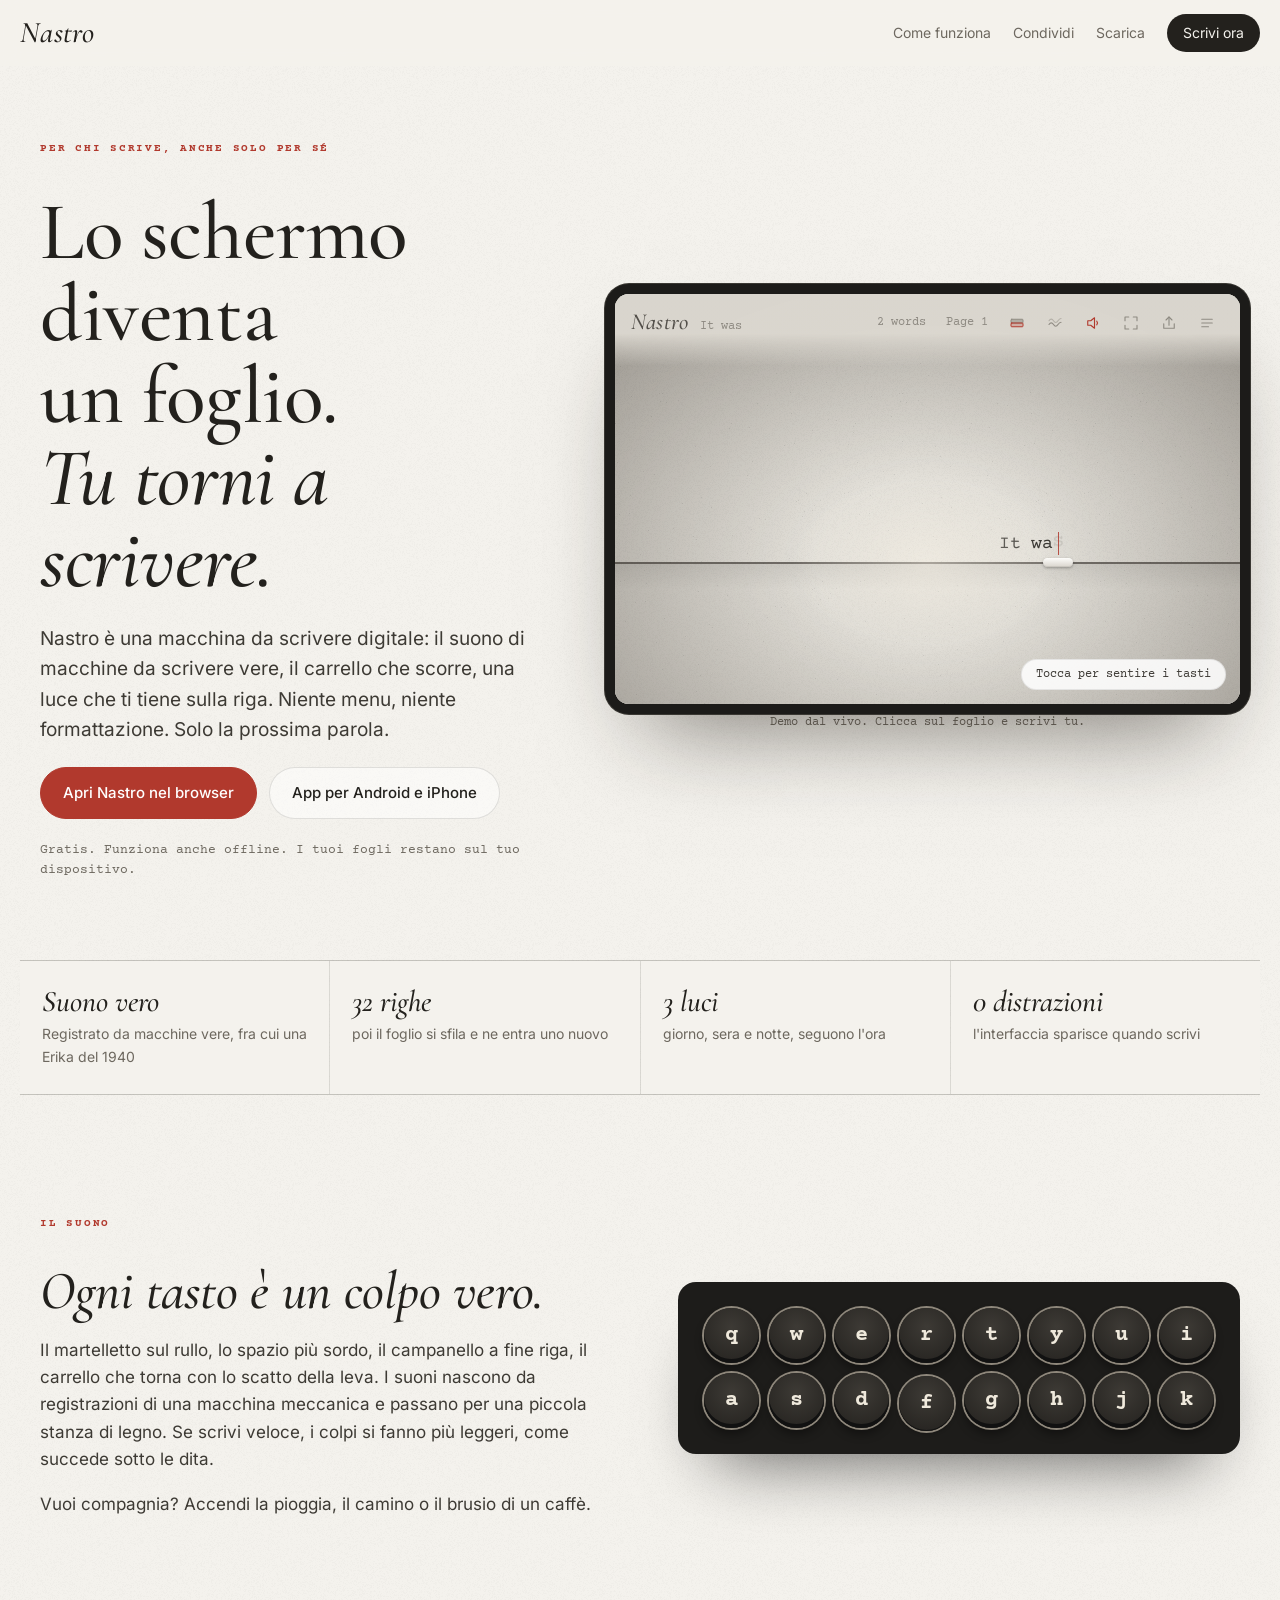
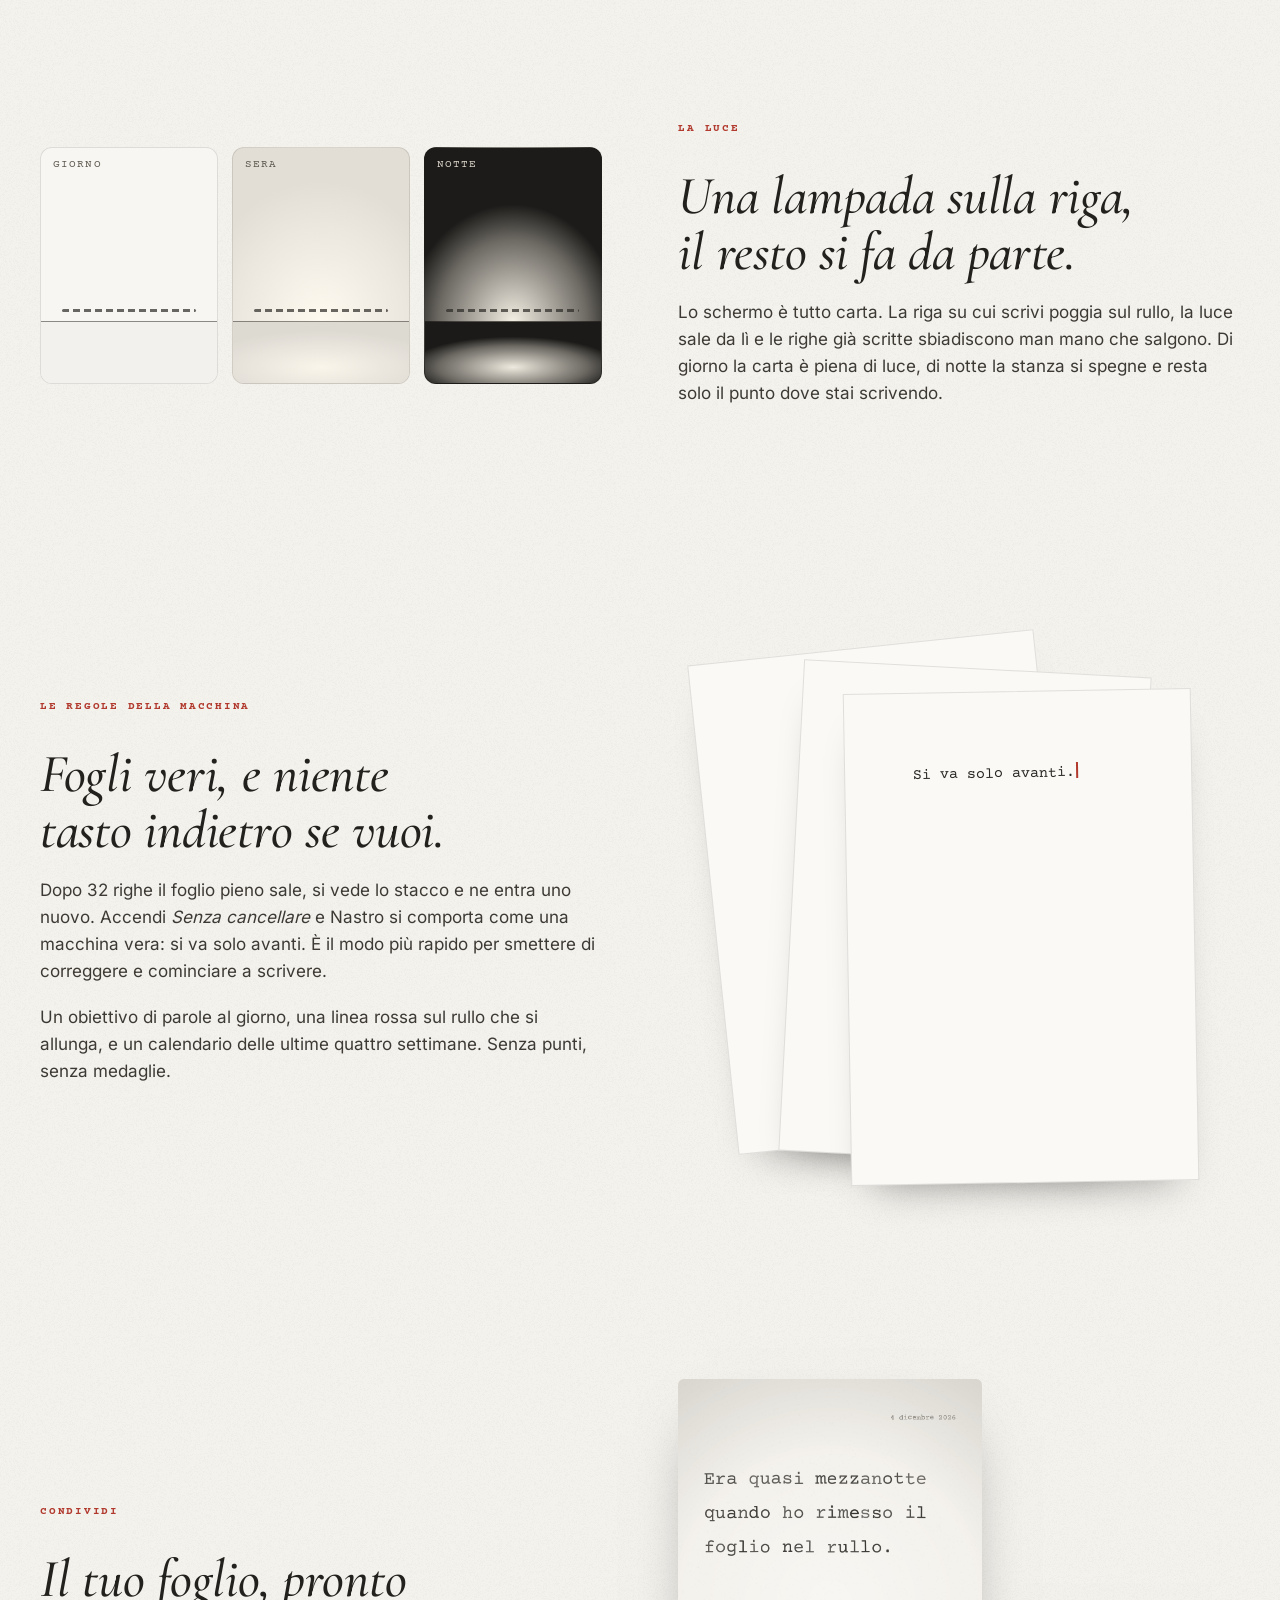
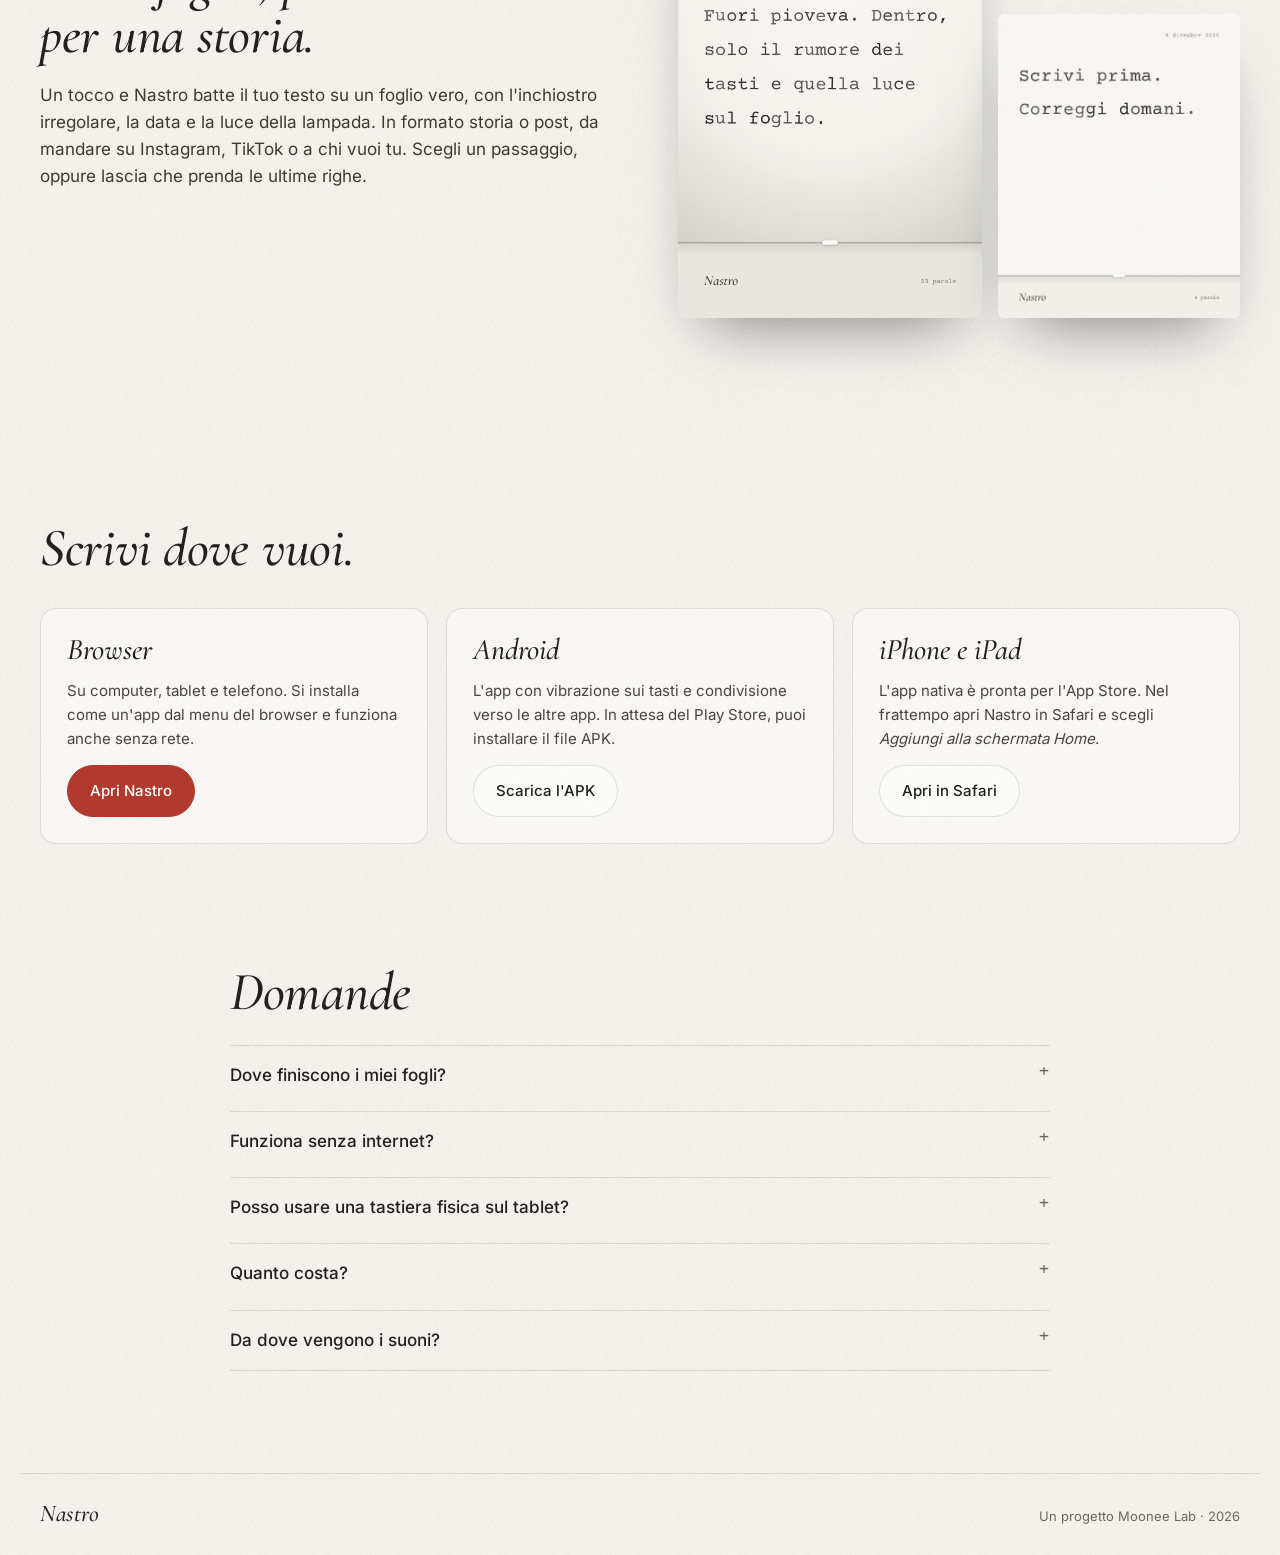
<file: index.html>
<!doctype html>
<html lang="it">
<head>
<meta charset="utf-8">
<meta name="viewport" content="width=device-width, initial-scale=1, viewport-fit=cover">
<title>Nastro — la macchina da scrivere che ti fa venire voglia di scrivere</title>
<meta name="description" content="Nastro trasforma lo schermo in un foglio sotto una lampada: suono di una macchina vera, carrello che scorre, fogli che si sfilano. Gratis su web e Android, presto su iPhone.">
<meta name="theme-color" content="#f4f2ed">
<meta property="og:title" content="Nastro">
<meta property="og:description" content="La macchina da scrivere che ti fa venire voglia di scrivere.">
<meta property="og:type" content="website">
<link rel="icon" href="./favicon.svg" type="image/svg+xml">
<link rel="icon" href="./favicon.png" type="image/png">
  <script type="module" crossorigin src="./assets/index-CYNrH3vJ.js"></script>
  <link rel="stylesheet" crossorigin href="./assets/index-DB3TzN4t.css">
</head>
<body>
<header class="top">
  <a class="logo" href="./">Nastro</a>
  <nav>
    <a href="#come">Come funziona</a>
    <a href="#condividi">Condividi</a>
    <a href="#scarica">Scarica</a>
    <a class="pill" href="./app/">Scrivi ora</a>
  </nav>
</header>

<main>
  <section class="hero">
    <div class="hero-copy">
      <p class="eyebrow">Per chi scrive, anche solo per sé</p>
      <h1>Lo schermo diventa un foglio.<br><em>Tu torni a scrivere.</em></h1>
      <p class="lead">Nastro è una macchina da scrivere digitale: il suono di macchine da scrivere vere, il carrello che scorre, una luce che ti tiene sulla riga. Niente menu, niente formattazione. Solo la prossima parola.</p>
      <div class="cta">
        <a class="btn primary" href="./app/">Apri Nastro nel browser</a>
        <a class="btn" href="#scarica">App per Android e iPhone</a>
      </div>
      <p class="fine">Gratis. Funziona anche offline. I tuoi fogli restano sul tuo dispositivo.</p>
    </div>
    <figure class="device">
      <div class="screen">
        <iframe id="demo" src="./app/?demo=1&amp;light=evening" title="Nastro, demo dal vivo" loading="eager"></iframe>
        <button class="sound-hint" id="soundHint" type="button">Tocca per sentire i tasti</button>
      </div>
      <figcaption>Demo dal vivo. Clicca sul foglio e scrivi tu.</figcaption>
    </figure>
  </section>

  <section class="strip" aria-label="In breve">
    <div><b>Suono vero</b><span>Registrato da macchine vere, fra cui una Erika del 1940</span></div>
    <div><b>32 righe</b><span>poi il foglio si sfila e ne entra uno nuovo</span></div>
    <div><b>3 luci</b><span>giorno, sera e notte, seguono l'ora</span></div>
    <div><b>0 distrazioni</b><span>l'interfaccia sparisce quando scrivi</span></div>
  </section>

  <section class="feature" id="come">
    <div class="f-text">
      <p class="eyebrow">Il suono</p>
      <h2>Ogni tasto è un colpo vero.</h2>
      <p>Il martelletto sul rullo, lo spazio più sordo, il campanello a fine riga, il carrello che torna con lo scatto della leva. I suoni nascono da registrazioni di una macchina meccanica e passano per una piccola stanza di legno. Se scrivi veloce, i colpi si fanno più leggeri, come succede sotto le dita.</p>
      <p>Vuoi compagnia? Accendi la pioggia, il camino o il brusio di un caffè.</p>
    </div>
    <div class="f-art keys" aria-hidden="true">
      <span>q</span><span>w</span><span>e</span><span>r</span><span>t</span><span>y</span><span>u</span><span>i</span>
      <span>a</span><span>s</span><span>d</span><span>f</span><span>g</span><span>h</span><span>j</span><span>k</span>
    </div>
  </section>

  <section class="feature alt">
    <div class="f-text">
      <p class="eyebrow">La luce</p>
      <h2>Una lampada sulla riga, il resto si fa da parte.</h2>
      <p>Lo schermo è tutto carta. La riga su cui scrivi poggia sul rullo, la luce sale da lì e le righe già scritte sbiadiscono man mano che salgono. Di giorno la carta è piena di luce, di notte la stanza si spegne e resta solo il punto dove stai scrivendo.</p>
    </div>
    <div class="f-art lights" aria-hidden="true">
      <div class="lamp day"><i></i><span>Giorno</span></div>
      <div class="lamp evening"><i></i><span>Sera</span></div>
      <div class="lamp night"><i></i><span>Notte</span></div>
    </div>
  </section>

  <section class="feature">
    <div class="f-text">
      <p class="eyebrow">Le regole della macchina</p>
      <h2>Fogli veri, e niente tasto indietro se vuoi.</h2>
      <p>Dopo 32 righe il foglio pieno sale, si vede lo stacco e ne entra uno nuovo. Accendi <em>Senza cancellare</em> e Nastro si comporta come una macchina vera: si va solo avanti. È il modo più rapido per smettere di correggere e cominciare a scrivere.</p>
      <p>Un obiettivo di parole al giorno, una linea rossa sul rullo che si allunga, e un calendario delle ultime quattro settimane. Senza punti, senza medaglie.</p>
    </div>
    <div class="f-art sheets" aria-hidden="true"><div class="s s1"></div><div class="s s2"></div><div class="s s3"><p>Si va solo avanti.</p></div></div>
  </section>

  <section class="share-sec" id="condividi">
    <div class="f-text">
      <p class="eyebrow">Condividi</p>
      <h2>Il tuo foglio, pronto per una storia.</h2>
      <p>Un tocco e Nastro batte il tuo testo su un foglio vero, con l'inchiostro irregolare, la data e la luce della lampada. In formato storia o post, da mandare su Instagram, TikTok o a chi vuoi tu. Scegli un passaggio, oppure lascia che prenda le ultime righe.</p>
    </div>
    <div class="share-cards">
      <img id="shareA" alt="Esempio di foglio da condividere, con la luce della lampada">
      <img id="shareB" alt="Esempio di foglio da condividere, con la luce del giorno">
    </div>
  </section>

  <section class="download" id="scarica">
    <h2>Scrivi dove vuoi.</h2>
    <div class="dl-grid">
      <article>
        <h3>Browser</h3>
        <p>Su computer, tablet e telefono. Si installa come un'app dal menu del browser e funziona anche senza rete.</p>
        <a class="btn primary" href="./app/">Apri Nastro</a>
      </article>
      <article>
        <h3>Android</h3>
        <p>L'app con vibrazione sui tasti e condivisione verso le altre app. In attesa del Play Store, puoi installare il file APK.</p>
        <a class="btn" href="./downloads/nastro.apk" download>Scarica l'APK</a>
      </article>
      <article>
        <h3>iPhone e iPad</h3>
        <p>L'app nativa è pronta per l'App Store. Nel frattempo apri Nastro in Safari e scegli <em>Aggiungi alla schermata Home</em>.</p>
        <a class="btn" href="./app/">Apri in Safari</a>
      </article>
    </div>
  </section>

  <section class="faq">
    <h2>Domande</h2>
    <details><summary>Dove finiscono i miei fogli?</summary><p>Restano sul tuo dispositivo. Nastro non ha un server e non legge quello che scrivi. Puoi copiare il testo o esportarlo in .txt quando vuoi.</p></details>
    <details><summary>Funziona senza internet?</summary><p>Sì. Dopo la prima apertura, l'app nel browser funziona anche offline. Le app per Android e iPhone sono offline da subito.</p></details>
    <details><summary>Posso usare una tastiera fisica sul tablet?</summary><p>Sì, ed è il modo migliore per usarla. Su telefono va benissimo anche la tastiera del sistema: la riga resta sempre sopra i tasti.</p></details>
    <details><summary>Quanto costa?</summary><p>Niente. Tutte le funzioni sono gratuite.</p></details>
    <details><summary>Da dove vengono i suoni?</summary><p>Da registrazioni di macchine vere: una Erika 5 del 1940 registrata dal progetto Work With Sounds (Konrad Gutkowski, Wikimedia Commons, CC BY 4.0), il tasto di una Hermes Precisa 305 registrato da Joseph Sardin (BigSoundBank, CC0) un campanello registrato da _stubb (Wikimedia Commons, CC0) e la barra spaziatrice e la leva di ritorno di una Silver registrate da moodyfingers (Freesound, CC0).</p></details>
  </section>
</main>

<footer class="foot">
  <span class="logo">Nastro</span>
  <span>Un progetto Moonee Lab · 2026</span>
</footer>
</body>
</html>
</file>
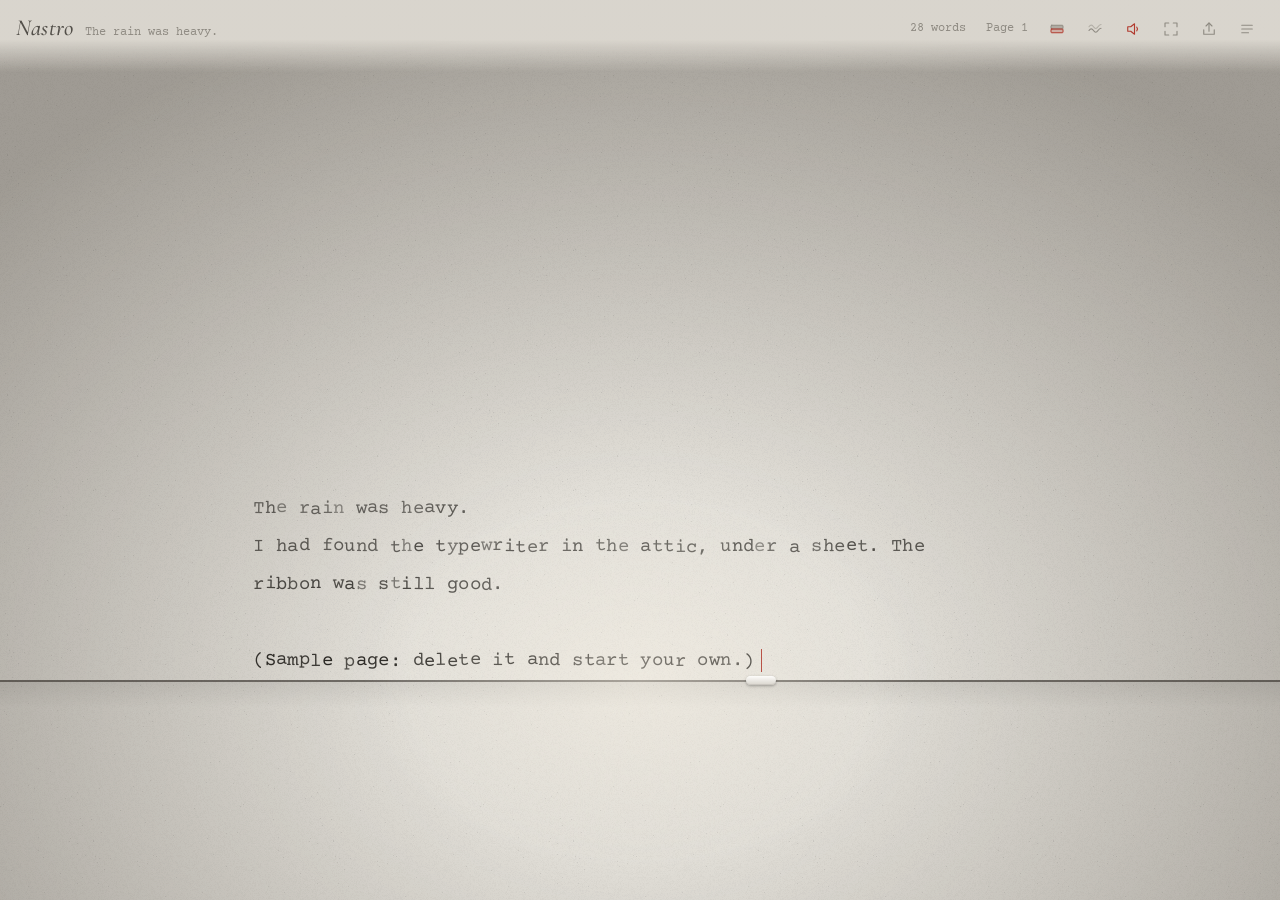
<file: app/index.html>
<!doctype html>
<html lang="it" data-light="day">
<head>
<meta charset="utf-8">
<meta name="viewport" content="width=device-width, initial-scale=1, viewport-fit=cover, interactive-widget=resizes-visual">
<title>Nastro</title>
<meta name="description" content="Una macchina da scrivere che ti fa venire voglia di scrivere.">
<meta name="theme-color" content="#f7f6f2">
<meta name="apple-mobile-web-app-capable" content="yes">
<meta name="apple-mobile-web-app-status-bar-style" content="black-translucent">
<link rel="manifest" href="./manifest.webmanifest">
<link rel="icon" href="./icons/icon.svg" type="image/svg+xml">
<link rel="apple-touch-icon" href="./icons/icon-180.png">
  <script type="module" crossorigin src="./assets/index-4-Ep5OQy.js"></script>
  <link rel="stylesheet" crossorigin href="./assets/index-DzKybwij.css">
</head>
<body>
<div class="bar" id="bar">
  <div class="brand"><b>Nastro</b><span id="sheetName"></span></div>
  <span class="meta" id="count"></span>
  <span class="meta hide-sm" id="pageNo"></span>
  <button class="icon ribbon" id="ribbonBtn" data-t-aria="ribbon" aria-pressed="false"><svg viewBox="0 0 24 24"><rect class="rb-top" x="4" y="7" width="16" height="5" rx="1"/><rect class="rb-red" x="4" y="12" width="16" height="5" rx="1"/></svg></button>
  <button class="icon" id="ambBtn" data-t-aria="ambience"><svg viewBox="0 0 24 24"><path d="M4 14c2-3 4-3 6 0s4 3 6 0 4-3 4-3"/><path d="M4 9c2-3 4-3 6 0s4 3 6 0 4-3 4-3" opacity=".5"/></svg></button>
  <button class="icon" id="soundBtn" data-t-aria="keys" aria-pressed="true"><svg viewBox="0 0 24 24"><path d="M5 9v6h4l5 4V5L9 9H5z"/><path d="M17 9.5a4 4 0 0 1 0 5" id="soundWave"/></svg></button>
  <button class="icon hide-sm" id="fsBtn" data-t-aria="fullscreen"><svg viewBox="0 0 24 24"><path d="M4 9V4h5M20 9V4h-5M4 15v5h5M20 15v5h-5"/></svg></button>
  <button class="icon" id="shareBtn" data-t-aria="share"><svg viewBox="0 0 24 24"><path d="M12 4v11"/><path d="M8 8l4-4 4 4"/><path d="M5 13v6h14v-6"/></svg></button>
  <button class="icon" id="menuBtn" data-t-aria="menu"><svg viewBox="0 0 24 24"><path d="M5 7h14M5 12h14M5 17h9"/></svg></button>
</div>

<div class="stage" id="stage"><div class="rig" id="rig"><div class="paper" id="paper"><div id="sheets"></div><div id="type"></div></div></div></div>
<div class="light" id="light"></div>
<div class="platen" id="platen"><div class="goalbar" id="goalbar"></div></div>
<div class="guide" id="guide"><div class="caret" id="caret"></div><div class="pin"></div></div>
<div class="hint" id="hint" data-t="start"></div>

<textarea id="ta" spellcheck="false" autocapitalize="sentences" autocomplete="off" autocorrect="off" aria-label="Nastro"></textarea>

<aside class="drawer" id="drawer" aria-label="Nastro">
  <div class="tabs" role="tablist">
    <button role="tab" data-tab="sheets" aria-selected="true" data-t="sheets"></button>
    <button role="tab" data-tab="writing" aria-selected="false" data-t="writing"></button>
    <button role="tab" data-tab="machine" aria-selected="false" data-t="machine"></button>
  </div>

  <section class="pane" data-pane="sheets">
    <div class="pane-head"><button class="back" id="deskBack" data-t="backToDesk" hidden></button></div>
    <h2 id="sheetsTitle" data-t="yourSheets"></h2>
    <input class="title-input" id="folderName" data-t-ph="folderName" autocomplete="off" maxlength="60" hidden>
    <p class="folder-meta" id="folderMeta" hidden></p>
    <div class="row"><button id="newBtn" data-t="newSheet"></button><button id="newFolderBtn" data-t="newFolder"></button><button id="modeBtn" data-t="wholeSheet"></button></div>
    <form class="folder-form" id="folderForm" hidden>
      <input class="search" id="ffName" data-t-ph="folderName" autocomplete="off" maxlength="60">
      <div class="seg" id="segKind">
        <button type="button" data-v="novel" data-t="kind_novel"></button><button type="button" data-v="story" data-t="kind_story"></button>
        <button type="button" data-v="tales" data-t="kind_tales"></button><button type="button" data-v="diary" data-t="kind_diary"></button>
        <button type="button" data-v="other" data-t="kind_other"></button>
      </div>
      <div class="row"><button type="submit" class="primary" data-t="create"></button><button type="button" id="ffCancel" data-t="cancel"></button></div>
    </form>
    <input class="search" id="search" type="search" data-t-ph="search" autocomplete="off">
    <ul class="folders" id="folders"></ul>
    <h3 id="looseTitle" data-t="looseSheets" hidden></h3>
    <ul class="list" id="list"></ul>
    <p id="noResults" hidden data-t="noResults"></p>
    <p id="emptyFolder" hidden data-t="emptyFolder"></p>
    <div class="row" id="folderActions" hidden><button id="exportFolderBtn" data-t="exportFolder"></button><button id="delFolderBtn" data-t="delFolder"></button></div>
    <div class="row"><button id="copyBtn" data-t="copyText"></button><button id="exportBtn" data-t="exportTxt"></button><button id="importBtn" data-t="importTxt"></button><button id="backupBtn" data-t="backup"></button></div>
    <input type="file" id="importFile" accept=".txt,.md,.text,.json,text/plain,text/markdown,application/json" multiple hidden>
    <p data-t="storage"></p>
    <p class="backup-info" id="backupInfo"></p>
  </section>

  <section class="pane" data-pane="writing" hidden>
    <h2 data-t="writing"></h2>
    <div class="stats">
      <div class="stat"><b id="stToday">0</b><span data-t="today"></span></div>
      <div class="stat"><b id="stStreak">0</b><span data-t="streak"></span></div>
      <div class="stat"><b id="stTotal">0</b><span data-t="total"></span></div>
    </div>
    <h3 data-t="last4"></h3>
    <div class="cal" id="cal"></div>
    <h3 data-t="goal"></h3>
    <div class="row" style="align-items:center"><input class="goal-input" id="goalInput" type="number" min="0" max="20000" step="50" inputmode="numeric"><span id="goalUnit"></span></div>
    <p data-t="goalHelp"></p>
    <label class="opt"><input type="checkbox" id="optNoDelete"> <span data-t="noDelete"></span><small data-t="noDeleteHelp"></small></label>
  </section>

  <section class="pane" data-pane="machine" hidden>
    <h2 data-t="machine"></h2>
    <h3 data-t="light"></h3>
    <div class="seg" id="segLight">
      <button data-v="auto" data-t="lightAuto"></button><button data-v="day" data-t="lightDay"></button>
      <button data-v="evening" data-t="lightEvening"></button><button data-v="night" data-t="lightNight"></button>
    </div>
    <h3 data-t="sounds"></h3>
    <label class="slider"><span data-t="keys"></span><input type="range" id="volKeys" min="0" max="1" step="0.05"></label>
    <div class="seg" id="segAmb">
      <button data-v="none" data-t="ambNone"></button><button data-v="rain" data-t="ambRain"></button>
      <button data-v="fire" data-t="ambFire"></button><button data-v="cafe" data-t="ambCafe"></button>
    </div>
    <label class="slider"><span data-t="ambience"></span><input type="range" id="volAmb" min="0" max="1" step="0.05"></label>
    <h3 data-t="font"></h3>
    <div class="seg" id="segFont"><button data-v="courier" data-t="fontCourier"></button><button data-v="elite" data-t="fontElite"></button></div>
    <label class="opt"><input type="checkbox" id="optCarriage"> <span data-t="carriage"></span><small data-t="carriageHelp"></small></label>
    <label class="opt"><input type="checkbox" id="optVibe"> <span data-t="vibe"></span><small data-t="vibeHelp"></small></label>
    <h3 data-t="lang"></h3>
    <div class="seg" id="segLang"><button data-v="auto" data-t="langAuto"></button><button data-v="it">Italiano</button><button data-v="en">English</button></div>
    <p class="credits" data-t="credits"></p>
  </section>
</aside>
<div class="scrim" id="scrim" hidden></div>

<div class="share" id="share" hidden role="dialog" aria-modal="true" aria-labelledby="shareTitle">
  <div class="share-box">
    <div class="share-prev"><img id="shareImg" alt=""></div>
    <div class="share-side">
      <div><h2 id="shareTitle" data-t="shareTitle"></h2><p id="shareInfo"></p></div>
      <div class="seg-label" data-t="format"></div>
      <div class="seg" id="segFmt"><button data-v="story" aria-pressed="true" data-t="story"></button><button data-v="post" aria-pressed="false" data-t="post"></button></div>
      <div class="seg-label" data-t="lightLabel"></div>
      <div class="seg" id="segLook"><button data-v="lamp" aria-pressed="true" data-t="lamp"></button><button data-v="day" aria-pressed="false" data-t="day"></button></div>
      <p data-t="shareHint"></p>
      <div class="share-actions">
        <button class="primary" id="shareSave" data-t="saveImage"></button>
        <button id="shareCopy" data-t="copyImage"></button>
        <button id="shareClose" data-t="close"></button>
      </div>
    </div>
  </div>
</div>
<div class="toast" id="toast" hidden role="status"></div>

</body>
</html>
</file>
<file: assets/index-DB3TzN4t.css>
@font-face{font-family:Inter;font-style:normal;font-display:swap;font-weight:400;src:url(./inter-latin-400-normal-C38fXH4l.woff2) format("woff2"),url(./inter-latin-400-normal-CyCys3Eg.woff) format("woff")}@font-face{font-family:Inter;font-style:normal;font-display:swap;font-weight:500;src:url(./inter-latin-500-normal-Cerq10X2.woff2) format("woff2"),url(./inter-latin-500-normal-BL9OpVg8.woff) format("woff")}@font-face{font-family:Courier Prime;font-style:normal;font-display:swap;font-weight:400;src:url(./courier-prime-latin-400-normal-BbyBr73r.woff2) format("woff2"),url(./courier-prime-latin-400-normal-BAlbUm6l.woff) format("woff")}@font-face{font-family:Courier Prime;font-style:normal;font-display:swap;font-weight:700;src:url(./courier-prime-latin-700-normal-D1YCjmaD.woff2) format("woff2"),url(./courier-prime-latin-700-normal-CVvp4Sof.woff) format("woff")}@font-face{font-family:Cormorant Garamond;font-style:normal;font-display:swap;font-weight:500;src:url(./cormorant-garamond-latin-500-normal-BsRWmXhO.woff2) format("woff2"),url(./cormorant-garamond-latin-500-normal-zIXX3Q-H.woff) format("woff")}@font-face{font-family:Cormorant Garamond;font-style:italic;font-display:swap;font-weight:500;src:url(./cormorant-garamond-latin-500-italic-Y14P-dkT.woff2) format("woff2"),url(./cormorant-garamond-latin-500-italic-DhNIfkTX.woff) format("woff")}:root{--paper: #f4f2ed;--paper-2: #ebe8e1;--ink: #23211d;--muted: #6d685f;--ribbon: #b1392d;--line: rgba(35, 33, 29, .12);--night: #151412;--display: "Cormorant Garamond", "Iowan Old Style", Georgia, serif;--body: "Inter", system-ui, -apple-system, "Segoe UI", sans-serif;--mono: "Courier Prime", "Courier New", monospace;color-scheme:light}*{box-sizing:border-box}html{scroll-behavior:smooth}body{margin:0;background:var(--paper);color:var(--ink);font:17px/1.6 var(--body);background-image:var(--grain, none);background-size:240px;-webkit-font-smoothing:antialiased}a{color:inherit}img{max-width:100%;display:block}.wrap,main>section,.top,.foot{padding-left:max(20px,env(safe-area-inset-left,0px));padding-right:max(20px,env(safe-area-inset-right,0px))}.top{position:sticky;top:env(safe-area-inset-top,0px);z-index:10;display:flex;align-items:center;justify-content:space-between;gap:16px;padding-block:14px;max-width:none;margin:0;background:color-mix(in srgb,var(--paper) 90%,transparent);-webkit-backdrop-filter:blur(10px);backdrop-filter:blur(10px)}body:before{content:"";position:fixed;inset:0 0 auto;height:env(safe-area-inset-top,0px);z-index:11;background:var(--paper)}.logo{font:italic 500 30px/1 var(--display);text-decoration:none;letter-spacing:.01em}.top nav{display:flex;align-items:center;gap:22px;font-size:14px}.top nav a{text-decoration:none;color:var(--muted)}.top nav a:hover{color:var(--ink)}.top nav .pill{color:var(--paper);background:var(--ink);padding:8px 16px;border-radius:999px}.top nav .pill:hover{color:var(--paper);background:#000}@media(max-width:720px){.top nav a:not(.pill){display:none}}main>section{max-width:1240px;margin:0 auto}.eyebrow{font:700 11px/1 var(--mono);letter-spacing:.16em;text-transform:uppercase;color:var(--ribbon);margin:0 0 16px}h1,h2{font-family:var(--display);font-weight:500;letter-spacing:-.005em;text-wrap:balance;margin:0}h1{font-size:clamp(44px,6.4vw,86px);line-height:1;font-style:normal}h1 em,h2 em{font-style:italic}h2{font-size:clamp(34px,4.2vw,56px);line-height:1.05;font-style:italic}p{margin:0}.hero{display:grid;grid-template-columns:minmax(0,.9fr) minmax(0,1.1fr);gap:clamp(28px,5vw,72px);align-items:center;padding-block:clamp(28px,6vw,80px) 40px}.hero-copy{display:flex;flex-direction:column;gap:22px;min-width:0}.lead{font-size:19px;color:#3d3a34;max-width:34em}.cta{display:flex;flex-wrap:wrap;gap:12px}.btn{display:inline-flex;align-items:center;justify-content:center;text-decoration:none;font-size:15px;font-weight:500;padding:13px 22px;border-radius:999px;border:1px solid var(--line);background:#ffffff80;transition:transform .15s,background .2s}.btn:hover{background:#fff;transform:translateY(-1px)}.btn.primary{background:var(--ribbon);border-color:var(--ribbon);color:#fff}.btn.primary:hover{background:#9c3026}.fine{font:13px/1.5 var(--mono);color:var(--muted)}.device{margin:0;min-width:0;display:flex;flex-direction:column;gap:12px}.screen{position:relative;aspect-ratio:16 / 10.5;width:100%;max-width:100%;border-radius:14px;overflow:hidden;background:var(--night);box-shadow:0 0 0 10px #1c1b19,0 0 0 11px #3a3833,0 50px 90px -30px #1e18108c}.screen iframe{position:absolute;inset:0;width:100%;height:100%;border:0}.sound-hint{position:absolute;right:14px;bottom:14px;font:12px var(--mono);color:#3b3833;background:#ffffffdb;border:1px solid rgba(0,0,0,.08);border-radius:999px;padding:8px 14px;cursor:pointer;transition:opacity .4s}.device figcaption{font:12px var(--mono);color:var(--muted);text-align:center}@media(max-width:900px){.hero{grid-template-columns:1fr}.screen{aspect-ratio:4 / 5}}.strip{display:grid;grid-template-columns:repeat(4,1fr);gap:1px;background:var(--line);border-block:1px solid var(--line);margin-block:40px 20px;padding:0!important}.strip div{background:var(--paper);padding:26px 22px;display:flex;flex-direction:column;gap:6px}.strip b{font:italic 500 30px/1 var(--display)}.strip span{font-size:14px;color:var(--muted)}@media(max-width:760px){.strip{grid-template-columns:repeat(2,1fr)}}.feature,.share-sec{display:grid;grid-template-columns:minmax(0,1fr) minmax(0,1fr);gap:clamp(28px,6vw,90px);align-items:center;padding-block:clamp(48px,8vw,110px)}.feature.alt .f-text{order:2}.f-text{display:flex;flex-direction:column;gap:18px;max-width:34em;min-width:0}.f-text p:not(.eyebrow){color:#3d3a34}@media(max-width:860px){.feature,.share-sec{grid-template-columns:1fr}.feature.alt .f-text{order:0}}.f-art{min-width:0}.keys{display:grid;grid-template-columns:repeat(8,1fr);gap:10px;padding:26px;background:#1d1c1a;border-radius:18px;box-shadow:0 40px 70px -35px #0009}.keys span{aspect-ratio:1;border-radius:50%;display:grid;place-items:center;font:600 clamp(14px,2vw,22px) var(--mono);color:#efe9dc;background:radial-gradient(circle at 50% 35%,#3d3a35,#22201d);box-shadow:inset 0 -4px #111,0 0 0 2px #8e877b,0 6px 10px #0006;transition:transform .08s}.keys span.down{transform:translateY(3px);box-shadow:inset 0 -1px #111,0 0 0 2px #8e877b,0 2px 4px #0006}.lights{display:grid;grid-template-columns:repeat(3,1fr);gap:14px}.lamp{aspect-ratio:3 / 4;border-radius:12px;position:relative;overflow:hidden;border:1px solid var(--line)}.lamp i{position:absolute;left:12%;right:12%;bottom:30%;height:3px;border-radius:2px;background:repeating-linear-gradient(90deg,#2a2824 0 7px,transparent 7px 11px);opacity:.7}.lamp:after{content:"";position:absolute;left:0;right:0;bottom:0;height:26%;border-top:1.5px solid rgba(40,37,32,.5);background:inherit;filter:brightness(.98)}.lamp span{position:absolute;left:12px;top:10px;font:11px var(--mono);letter-spacing:.1em;text-transform:uppercase;color:#5e594f;z-index:1}.lamp.day{background:#f7f6f2}.lamp.evening{background:radial-gradient(ellipse 70% 60% at 50% 74%,#fffaf0,#e2ded6)}.lamp.night{background:radial-gradient(ellipse 60% 50% at 50% 74%,#f4efe4,#6d6a64 70%,#1c1b19)}.lamp.night span{color:#d9d3c8}.sheets{position:relative;aspect-ratio:1}.sheets .s{position:absolute;width:62%;aspect-ratio:210 / 297;background:#faf9f6;border:1px solid var(--line);box-shadow:0 24px 40px -24px #00000059}.s1{left:6%;top:6%;transform:rotate(-6deg)}.s2{left:20%;top:10%;transform:rotate(3deg)}.s3{left:30%;top:14%;transform:rotate(-1deg);padding:12%}.s3 p{font:15px/2 var(--mono);color:#2a2824}.s3 p:after{content:"";display:inline-block;width:1.5px;height:1.1em;background:var(--ribbon);vertical-align:-2px;margin-left:2px;animation:blink 1.1s steps(1) infinite}@keyframes blink{50%{opacity:0}}.share-cards{display:grid;grid-template-columns:1fr .8fr;gap:16px;align-items:end;min-width:0}.share-cards img{width:100%;border-radius:6px;box-shadow:0 30px 60px -28px #00000080;background:var(--paper-2);aspect-ratio:9 / 16;object-fit:cover}.share-cards img+img{aspect-ratio:4 / 5}.download{padding-block:clamp(48px,8vw,100px);display:flex;flex-direction:column;gap:32px}.dl-grid{display:grid;grid-template-columns:repeat(3,1fr);gap:18px}.dl-grid article{border:1px solid var(--line);border-radius:16px;padding:26px;display:flex;flex-direction:column;gap:14px;background:#fff6}.dl-grid h3{margin:0;font:italic 500 30px/1 var(--display)}.dl-grid p{color:#4a463f;font-size:15px;flex:1}.dl-grid .btn{align-self:flex-start}@media(max-width:860px){.dl-grid{grid-template-columns:1fr}}.faq{padding-block:20px clamp(60px,8vw,110px);max-width:860px!important;display:flex;flex-direction:column;gap:6px}.faq h2{margin-bottom:18px}.faq details{border-top:1px solid var(--line);padding:16px 0}.faq details:last-child{border-bottom:1px solid var(--line)}.faq summary{cursor:pointer;font-weight:500;list-style:none;display:flex;justify-content:space-between;gap:12px}.faq summary:after{content:"+";font:20px/1 var(--mono);color:var(--muted)}.faq details[open] summary:after{content:"–"}.faq details p{margin-top:10px;color:#4a463f}.foot{max-width:1240px;margin:0 auto;display:flex;justify-content:space-between;align-items:baseline;padding-block:28px calc(28px + env(safe-area-inset-bottom,0px));border-top:1px solid var(--line);color:var(--muted);font-size:13px}.foot .logo{font-size:24px;color:var(--ink)}:focus-visible{outline:2px solid var(--ribbon);outline-offset:3px}@media(prefers-reduced-motion:reduce){html{scroll-behavior:auto}.s3 p:after{animation:none}.keys span{transition:none}}
</file>
<file: app/assets/index-DzKybwij.css>
@font-face{font-family:Courier Prime;font-style:normal;font-display:swap;font-weight:400;src:url(./courier-prime-latin-400-normal-BbyBr73r.woff2) format("woff2"),url(./courier-prime-latin-400-normal-BAlbUm6l.woff) format("woff")}@font-face{font-family:Courier Prime;font-style:normal;font-display:swap;font-weight:700;src:url(./courier-prime-latin-700-normal-D1YCjmaD.woff2) format("woff2"),url(./courier-prime-latin-700-normal-CVvp4Sof.woff) format("woff")}@font-face{font-family:Special Elite;font-style:normal;font-display:swap;font-weight:400;src:url(./special-elite-latin-400-normal-YjDd9tmf.woff2) format("woff2"),url(./special-elite-latin-400-normal-BtSRmyJ6.woff) format("woff")}@font-face{font-family:Cormorant Garamond;font-style:italic;font-display:swap;font-weight:500;src:url(./cormorant-garamond-latin-500-italic-Y14P-dkT.woff2) format("woff2"),url(./cormorant-garamond-latin-500-italic-DhNIfkTX.woff) format("woff")}:root{--cw: 11.4px;--typeface: "Courier Prime", "Courier New", ui-monospace, monospace;--mono: "Courier Prime", "Courier New", ui-monospace, monospace;--script: "Cormorant Garamond", "Iowan Old Style", Georgia, serif;--ribbon: #b1392d;--ink-red: #a3352a;--room: #e2e0da;--paper: #eeece7;--paper-2: #ebe9e3;--ink: #2a2824;--glow: rgba(255, 251, 242, 0);--glow-w: 30%;--glow-h: 30%;--shade: rgba(30, 26, 20, .1);--platen: rgba(40, 37, 32, .55);--chrome: #3b3833;--ui: #8e8a82;--panel: #fbfaf8;--panel-ink: #2e2b27;--line: rgba(40, 37, 32, .11);--soft: rgba(40, 37, 32, .05);--bar-bg: rgba(238, 236, 231, .94);color-scheme:light}:root[data-light=evening]{--room: #d3cfc7;--paper: #e3e0d9;--paper-2: #e0ddd6;--glow: rgba(255, 248, 235, .4);--shade: rgba(40, 33, 25, .36);--platen: rgba(40, 36, 30, .6);--bar-bg: rgba(220, 216, 208, .94)}:root[data-light=night]{--room: #121110;--paper: #bfbbb2;--paper-2: #c4c0b8;--ink: #23211d;--glow: rgba(255, 248, 236, .5);--glow-w: 26%;--glow-h: 22%;--shade: rgba(10, 9, 7, .78);--platen: rgba(20, 18, 15, .7);--chrome: #e9e4da;--ui: #a49e94;--panel: #1b1a18;--panel-ink: #ece7dd;--line: rgba(236, 231, 221, .12);--soft: rgba(236, 231, 221, .06);--bar-bg: rgba(18, 17, 16, .9);color-scheme:dark}*{box-sizing:border-box}[hidden]{display:none!important}html,body{height:100%;margin:0}body{background:var(--room);color:var(--ui);font:13px/1.45 var(--mono);overflow:hidden;overscroll-behavior:none;-webkit-tap-highlight-color:transparent;-webkit-user-select:none;user-select:none}.bar{position:fixed;inset:0 0 auto;z-index:20;display:flex;align-items:center;gap:4px;padding-top:calc(12px + env(safe-area-inset-top,0px));padding-bottom:8px;padding-left:max(16px,env(safe-area-inset-left,0px));padding-right:max(16px,env(safe-area-inset-right,0px));transition:opacity .9s ease}body.typing .bar{opacity:0;pointer-events:none}.bar:before{content:"";position:absolute;inset:0 0 -18px;z-index:-1;pointer-events:none;background:linear-gradient(var(--bar-bg) 55%,transparent)}.brand{margin-right:auto;display:flex;align-items:baseline;gap:12px;min-width:0}.brand b{font:italic 500 23px/1 var(--script);color:var(--chrome);opacity:.85;letter-spacing:.01em}.brand span{font-size:12px;white-space:nowrap;overflow:hidden;text-overflow:ellipsis;color:var(--ui)}.meta{font-size:12px;font-variant-numeric:tabular-nums;white-space:nowrap;padding:0 8px;color:var(--ui)}button{font:inherit;font-size:12px;color:var(--ui);background:transparent;border:1px solid transparent;border-radius:999px;padding:7px 12px;cursor:pointer;white-space:nowrap;touch-action:manipulation;transition:color .2s,background .2s,border-color .2s;-webkit-user-select:none;user-select:none}button:hover{color:var(--chrome);background:var(--soft);border-color:var(--line)}button:focus-visible,input:focus-visible,select:focus-visible{outline:2px solid var(--ribbon);outline-offset:2px}button[aria-pressed=true]{color:var(--ribbon)}.icon{display:inline-grid;place-items:center;width:34px;height:34px;padding:0}.icon svg{width:18px;height:18px;stroke:currentColor;fill:none;stroke-width:1.5;stroke-linecap:round;stroke-linejoin:round}.stage{position:fixed;inset:0;overflow:hidden;cursor:text;touch-action:none}.rig.feed{animation:feed .85s cubic-bezier(.2,.75,.2,1)}@keyframes feed{0%{transform:translateY(85vh)}}.paper{position:absolute;left:0;top:0;will-change:transform}.sheetbg{position:absolute;left:0;right:0;background-color:var(--paper);background-image:var(--grain, none);background-size:240px 240px;box-shadow:0 0 0 1px #00000006,0 30px 60px -28px #00000047}.paper.slide{transition:transform 85ms cubic-bezier(.4,0,.2,1)}.paper.ret{transition:transform .74s cubic-bezier(.3,.75,.25,1)}.paper.calm{transition:transform .4s ease}.paper.none{transition:none}#type.bump{animation:bump .1s ease-out}@keyframes bump{35%{transform:translateY(.7px)}}.ln{position:absolute;white-space:pre;font-family:var(--typeface);color:var(--ink);transition:opacity .6s ease}.ln i{display:inline-block;width:var(--cw);font-style:normal;text-align:center;transform:translateY(var(--y, 0)) rotate(var(--r, 0deg));opacity:var(--o, 1)}.ln i.hit{animation:hit .16s ease-out}.ln i.r{color:var(--ink-red)}.icon.ribbon svg rect{stroke:currentColor;stroke-width:1.3}.icon.ribbon .rb-top{fill:currentColor;fill-opacity:.55}.icon.ribbon .rb-red{fill:var(--ribbon);fill-opacity:.25;stroke:var(--ribbon)}.icon.ribbon[aria-pressed=true] .rb-top{fill-opacity:.12}.icon.ribbon[aria-pressed=true] .rb-red{fill-opacity:.9}body.ribbon-red .guide .caret{width:2px;opacity:1}@keyframes hit{0%{transform:translateY(calc(var(--y, 0px) - 2px)) rotate(var(--r, 0deg)) scale(1.18);opacity:.12;filter:blur(.6px)}}.light{position:fixed;inset:0;pointer-events:none;z-index:5}.light:before,.light:after{content:"";position:absolute;inset:0}.light:before{background:radial-gradient(ellipse var(--glow-w) var(--glow-h) at 50% var(--ly, 76%),var(--glow),transparent 72%);mix-blend-mode:screen;animation:breathe 7s ease-in-out infinite}.light:after{background:radial-gradient(ellipse 70% 78% at 50% var(--ly, 76%),transparent 26%,var(--shade) 100%)}@keyframes breathe{50%{opacity:.9}}.platen{position:fixed;left:0;right:0;bottom:0;z-index:4;pointer-events:none;background-color:var(--paper-2);background-image:var(--grain, none);background-size:240px 240px}.platen:before{content:"";position:absolute;left:0;right:0;top:0;height:1.5px;background:var(--platen)}.platen:after{content:"";position:absolute;left:0;right:0;top:1.5px;height:26px;background:linear-gradient(rgba(0,0,0,.07),transparent)}.goalbar{position:absolute;left:0;top:0;height:1.5px;background:var(--ribbon);width:0;transition:width .8s ease,opacity .6s;opacity:.85}.guide{position:fixed;left:0;top:0;z-index:7;pointer-events:none;transition:transform 85ms cubic-bezier(.4,0,.2,1)}.guide .pin{position:absolute;left:-15px;top:-4px;width:30px;height:9px;border-radius:6px;background:linear-gradient(#fdfcfa,#d9d5cd);box-shadow:0 1px 3px #0000004d,inset 0 -1px #00000014}.guide .caret{position:absolute;left:-.5px;width:1.5px;background:var(--ribbon);opacity:.85;animation:blink 1.1s steps(1) infinite}body.typing .guide .caret{animation:none}@keyframes blink{50%{opacity:0}}.guide.ring .pin{animation:ring .45s ease-out}.guide.shake .pin{animation:ring .3s ease-out}@keyframes ring{25%{transform:translate(-2px)}50%{transform:translate(2px)}75%{transform:translate(-1px)}}.hint{position:fixed;left:50%;z-index:8;transform:translate(-50%,-100%);pointer-events:none;font:italic 500 24px/1.2 var(--script);color:var(--ink);opacity:.42;transition:opacity 1.2s;white-space:nowrap}.hint.gone{opacity:0}:root[data-light=night] .hint{color:#f0ebe0;opacity:.5}:root[data-light=night] .hint.gone{opacity:0}#ta{position:fixed;left:50%;top:76%;width:2px;height:2px;opacity:0;z-index:1;font-size:16px;resize:none;border:0;padding:0;caret-color:transparent;background:transparent;-webkit-user-select:text;user-select:text}body.sheet .stage,body.sheet .light,body.sheet .platen,body.sheet .guide,body.sheet .hint{display:none}body.sheet{overflow:auto}body.sheet #ta{position:static;display:block;opacity:1;width:min(68ch,calc(100% - 24px));height:auto;min-height:calc(100% - 120px);margin:calc(70px + env(safe-area-inset-top,0px)) auto 48px;padding:56px max(20px,7ch);font-family:var(--typeface);font-size:17px;line-height:1.8;color:var(--ink);background-color:var(--paper);background-image:var(--grain, none);background-size:240px 240px;caret-color:var(--ribbon);box-shadow:0 30px 60px -24px #00000047;border-radius:2px;outline:none}body.sheet .bar{opacity:1;pointer-events:auto;background:var(--room)}.drawer{position:fixed;inset:0 0 0 auto;z-index:30;width:min(380px,92vw);background:var(--panel);color:var(--panel-ink);border-left:1px solid var(--line);transform:translate(102%);transition:transform .38s cubic-bezier(.3,.7,.2,1);display:flex;flex-direction:column;overflow:hidden;padding-top:env(safe-area-inset-top,0px);padding-bottom:env(safe-area-inset-bottom,0px);padding-right:env(safe-area-inset-right,0px);-webkit-user-select:none;user-select:none}.drawer.open{transform:none;box-shadow:-24px 0 70px -24px #00000059}.tabs{display:flex;gap:2px;padding:14px 16px 10px;border-bottom:1px solid var(--line)}.tabs button{flex:1;color:var(--ui)}.tabs button[aria-selected=true]{color:var(--panel-ink);background:var(--soft);border-color:var(--line)}.pane{flex:1;overflow-y:auto;padding:16px 18px 24px;display:flex;flex-direction:column;gap:14px}.pane h2{margin:0;font:italic 500 28px/1.1 var(--script);color:var(--panel-ink)}.pane h3{margin:6px 0 -4px;font-size:10px;font-weight:700;text-transform:uppercase;letter-spacing:.14em;color:var(--ui)}.pane p{margin:0;color:var(--ui);font-size:12px;line-height:1.55}.row{display:flex;gap:6px;flex-wrap:wrap}.row button,.seg button{border-color:var(--line)}.seg{display:flex;flex-wrap:wrap;gap:6px}.seg button[aria-pressed=true]{border-color:var(--ribbon);color:var(--ribbon);background:transparent}.list{list-style:none;margin:0;padding:8px 6px 18px;display:flex;flex-direction:column}.list li{position:relative;margin-top:-12px}.list li:first-child{margin-top:0}.list li.cur{z-index:998!important}.list li:hover,.list li:focus-within{z-index:999!important}.list .open-sheet{position:relative;width:100%;min-width:0;text-align:left;white-space:normal;cursor:pointer;display:flex;flex-direction:column;gap:5px;padding:15px 18px 42px;font-family:var(--typeface);color:var(--ink);background-color:var(--paper);background-image:var(--grain, none);background-size:240px 240px;border:0;border-radius:2px;box-shadow:0 1px 1px #00000014,0 10px 22px -12px #00000073;transform:translate(var(--shift, 0)) rotate(var(--tilt, 0deg));transition:transform .25s cubic-bezier(.3,.7,.3,1),box-shadow .25s}.list .open-sheet:hover,.list .open-sheet:focus-visible{transform:translate(var(--shift, 0),-5px) rotate(0);box-shadow:0 2px 3px #0000001a,0 18px 30px -14px #00000080;background-color:var(--paper);color:var(--ink)}.list .open-sheet strong{font-weight:400;font-size:14px;white-space:nowrap;overflow:hidden;text-overflow:ellipsis}.list .open-sheet .snip{font-size:11.5px;line-height:1.5;opacity:.62;display:-webkit-box;-webkit-line-clamp:2;-webkit-box-orient:vertical;overflow:hidden}.list .open-sheet small{font-size:10.5px;opacity:.55;font-variant-numeric:tabular-nums}.list li.cur .open-sheet:before{content:"";position:absolute;top:-4px;right:18px;width:8px;height:26px;background:var(--ribbon);border-radius:0 0 1px 1px;box-shadow:0 1px 2px #00000040;clip-path:polygon(0 0,100% 0,100% 100%,50% 80%,0 100%)}.list .card-tools{position:absolute;right:8px;bottom:15px;z-index:2;display:flex;gap:2px;align-items:center;transform:translate(var(--shift, 0)) rotate(var(--tilt, 0deg))}.list .tool{position:relative;display:inline-grid;place-items:center;min-width:26px;height:24px;padding:0 7px;font-size:13px;color:var(--ink);background:transparent;border-color:transparent;opacity:.45}.list .tool:hover{opacity:.9;background:transparent;color:var(--ink);border-color:transparent}.list .tool:disabled{opacity:.15;cursor:default}.list .tool svg{width:15px;height:15px;stroke:currentColor;fill:none;stroke-width:1.5;stroke-linejoin:round}.list .move{cursor:pointer;border:1px solid transparent;border-radius:999px}.list .move select{position:absolute;inset:0;width:100%;height:100%;opacity:0;cursor:pointer;font-size:16px}.list .del.armed{opacity:1;color:var(--ribbon);border-color:var(--ribbon);background:var(--paper);font-size:11px}.list .open-sheet .chap{font-style:normal;font-size:10px;letter-spacing:.14em;text-transform:uppercase;color:var(--ribbon);opacity:.85}.pane-head:has(.back[hidden]){display:none}.back{align-self:flex-start;font-size:12px;padding:5px 12px}.title-input{width:100%;font:italic 500 28px/1.15 var(--script);color:var(--panel-ink);background:transparent;border:0;border-bottom:1px dashed var(--line);padding:2px 0 4px;outline:none;-webkit-user-select:text;user-select:text}.title-input:focus{border-bottom-color:var(--ribbon)}.folder-meta{margin-top:-6px!important}.folder-form{display:flex;flex-direction:column;gap:10px;padding:12px;border:1px dashed var(--line);border-radius:10px}.folder-form .seg{flex-wrap:wrap}.folder-form .primary{background:var(--ribbon);border-color:var(--ribbon);color:#fff}.folders{list-style:none;margin:0;padding:14px 4px 4px;display:grid;grid-template-columns:repeat(auto-fill,minmax(150px,1fr));gap:22px 12px}.folders li{position:relative}.folder-card{--kraft: #cfb88d;--kraft-2: #c3aa7b;position:relative;width:100%;min-height:92px;text-align:left;white-space:normal;cursor:pointer;display:flex;flex-direction:column;gap:4px;justify-content:flex-end;padding:16px 14px 12px;font-family:var(--typeface);color:#3b3122;background-color:var(--kraft);background-image:var(--grain, none);background-size:240px 240px;border:0;border-radius:0 6px 6px;box-shadow:inset 0 1px #ffffff40,0 1px 1px #0000001f,0 10px 18px -12px #00000080;transition:transform .25s cubic-bezier(.3,.7,.3,1),box-shadow .25s}.folder-card:before{content:"";position:absolute;left:0;top:-11px;width:46%;height:12px;border-radius:6px 8px 0 0;background:var(--kraft-2);background-image:var(--grain, none);box-shadow:inset 0 1px #fff3}.folder-card:after{content:"";position:absolute;left:10px;right:14px;top:-5px;height:8px;background:var(--paper);border-radius:1px 1px 0 0;box-shadow:0 -1px 1px #0000000f;z-index:-1}.folder-card:hover,.folder-card:focus-visible{transform:translateY(-4px);background-color:var(--kraft);color:#3b3122;box-shadow:inset 0 1px #ffffff40,0 2px 2px #0000001f,0 18px 26px -14px #0000008c}.folder-card strong{font-weight:700;font-size:14px;line-height:1.3;overflow:hidden;text-overflow:ellipsis;display:-webkit-box;-webkit-line-clamp:2;-webkit-box-orient:vertical}.folder-card small{font-size:10.5px;opacity:.7;font-variant-numeric:tabular-nums}.folder-card .kind{font-size:9.5px;letter-spacing:.16em;text-transform:uppercase;opacity:.6}.folder-card[data-kind=novel]{--kraft: #b9624f;--kraft-2: #a95542;color:#fbf1e6}.folder-card[data-kind=novel]:hover{background-color:var(--kraft);color:#fbf1e6}.folder-card[data-kind=diary]{--kraft: #7f8a74;--kraft-2: #727d68;color:#f3f2ea}.folder-card[data-kind=diary]:hover{background-color:var(--kraft);color:#f3f2ea}.folder-card[data-kind=tales]{--kraft: #c9a24f;--kraft-2: #bb9545}.folder-card[data-kind=story]{--kraft: #cfb88d;--kraft-2: #c3aa7b}.folders li.cur .folder-card{outline:1.5px solid var(--ribbon);outline-offset:3px}#looseTitle{margin-top:8px}.backup-info{margin-top:-8px!important;font-style:italic}.search{width:100%;font:inherit;font-size:13px;color:var(--panel-ink);background:var(--soft);border:1px solid var(--line);border-radius:999px;padding:8px 14px;-webkit-user-select:text;user-select:text}.opt{display:grid;grid-template-columns:auto 1fr;gap:2px 10px;align-items:start;font-size:13px;color:var(--panel-ink);cursor:pointer}.opt input{margin:2px 0 0;accent-color:var(--ribbon);width:16px;height:16px}.opt small{grid-column:2;font-size:11px;color:var(--ui);line-height:1.45}.slider{display:grid;grid-template-columns:92px 1fr;align-items:center;gap:10px;font-size:12px;color:var(--panel-ink)}.slider input{width:100%;accent-color:var(--ribbon)}.stats{display:grid;grid-template-columns:repeat(3,1fr);gap:8px}.stat{border:1px solid var(--line);border-radius:10px;padding:10px 12px}.stat b{display:block;font:italic 500 28px/1 var(--script);color:var(--panel-ink);font-variant-numeric:tabular-nums}.stat span{font-size:10px;text-transform:uppercase;letter-spacing:.1em;color:var(--ui)}.cal{display:grid;grid-template-columns:repeat(14,1fr);gap:4px}.cal i{aspect-ratio:1;border-radius:3px;background:var(--soft);border:1px solid var(--line);max-width:100%}.cal i[data-l="1"]{background:color-mix(in srgb,var(--ribbon) 25%,transparent);border-color:transparent}.cal i[data-l="2"]{background:color-mix(in srgb,var(--ribbon) 55%,transparent);border-color:transparent}.cal i[data-l="3"]{background:var(--ribbon);border-color:transparent}.cal i.today{outline:1.5px solid var(--panel-ink);outline-offset:1px}.goal-input{width:90px;font:inherit;color:var(--panel-ink);background:var(--soft);border:1px solid var(--line);border-radius:999px;padding:6px 12px;text-align:center;-webkit-user-select:text;user-select:text}.credits{font-size:11px;color:var(--ui);line-height:1.6}.credits a{color:inherit}.scrim{position:fixed;inset:0;z-index:25;background:#0003}.toast{position:fixed;left:50%;top:calc(62px + env(safe-area-inset-top,0px));transform:translate(-50%);z-index:60;background:var(--panel-ink);color:var(--panel);font-size:12px;padding:9px 16px;border-radius:999px;max-width:calc(100% - 32px);text-align:center;box-shadow:0 8px 24px -8px #00000059}.share{position:fixed;inset:0;z-index:50;background:#14110d80;display:grid;place-items:center;padding-block:calc(16px + env(safe-area-inset-top,0px)) calc(16px + env(safe-area-inset-bottom,0px));padding-left:max(16px,env(safe-area-inset-left,0px));padding-right:max(16px,env(safe-area-inset-right,0px))}.share-box{background:var(--panel);color:var(--panel-ink);border:1px solid var(--line);border-radius:14px;width:min(880px,100%);max-height:100%;overflow:auto;padding:22px;display:grid;grid-template-columns:minmax(0,1fr) 260px;gap:22px}.share-box h2{margin:0 0 4px;font:italic 500 30px/1.1 var(--script)}.share-prev{min-width:0;display:grid;place-items:center;background:var(--soft);border-radius:10px;padding:14px}.share-prev img{max-width:100%;max-height:66vh;display:block;box-shadow:0 14px 34px -12px #0006;border-radius:2px}.share-side{display:flex;flex-direction:column;gap:14px;min-width:0}.share-side p{margin:0;font-size:12px;line-height:1.5;color:var(--ui)}.seg-label{font-size:10px;font-weight:700;text-transform:uppercase;letter-spacing:.14em;color:var(--ui);margin-bottom:-6px}.share-actions{display:flex;flex-direction:column;gap:8px;margin-top:auto}.share-actions button{border-color:var(--line);padding:10px 12px}.share-actions .primary{background:var(--ribbon);border-color:var(--ribbon);color:#fff;font-size:13px}.share-actions .primary:hover{background:var(--ribbon);color:#fff;filter:brightness(1.08)}@media(max-width:700px){.share-box{grid-template-columns:1fr;padding:16px}.share-prev img{max-height:44vh}}@media(max-width:560px){.brand span,.hide-sm{display:none}.meta{padding:0 4px}}@media(hover:none){body.typing .bar{opacity:.3;pointer-events:auto}}@media(prefers-reduced-motion:reduce){.paper.slide,.paper.ret,.paper.calm,.drawer,.guide,.ln,.goalbar,.list .open-sheet,.folder-card{transition:none!important}.ln i.hit,#type.bump,.rig.feed,.guide.ring .pin,.guide.shake .pin,.light:before,.guide .caret{animation:none!important}}
</file>
